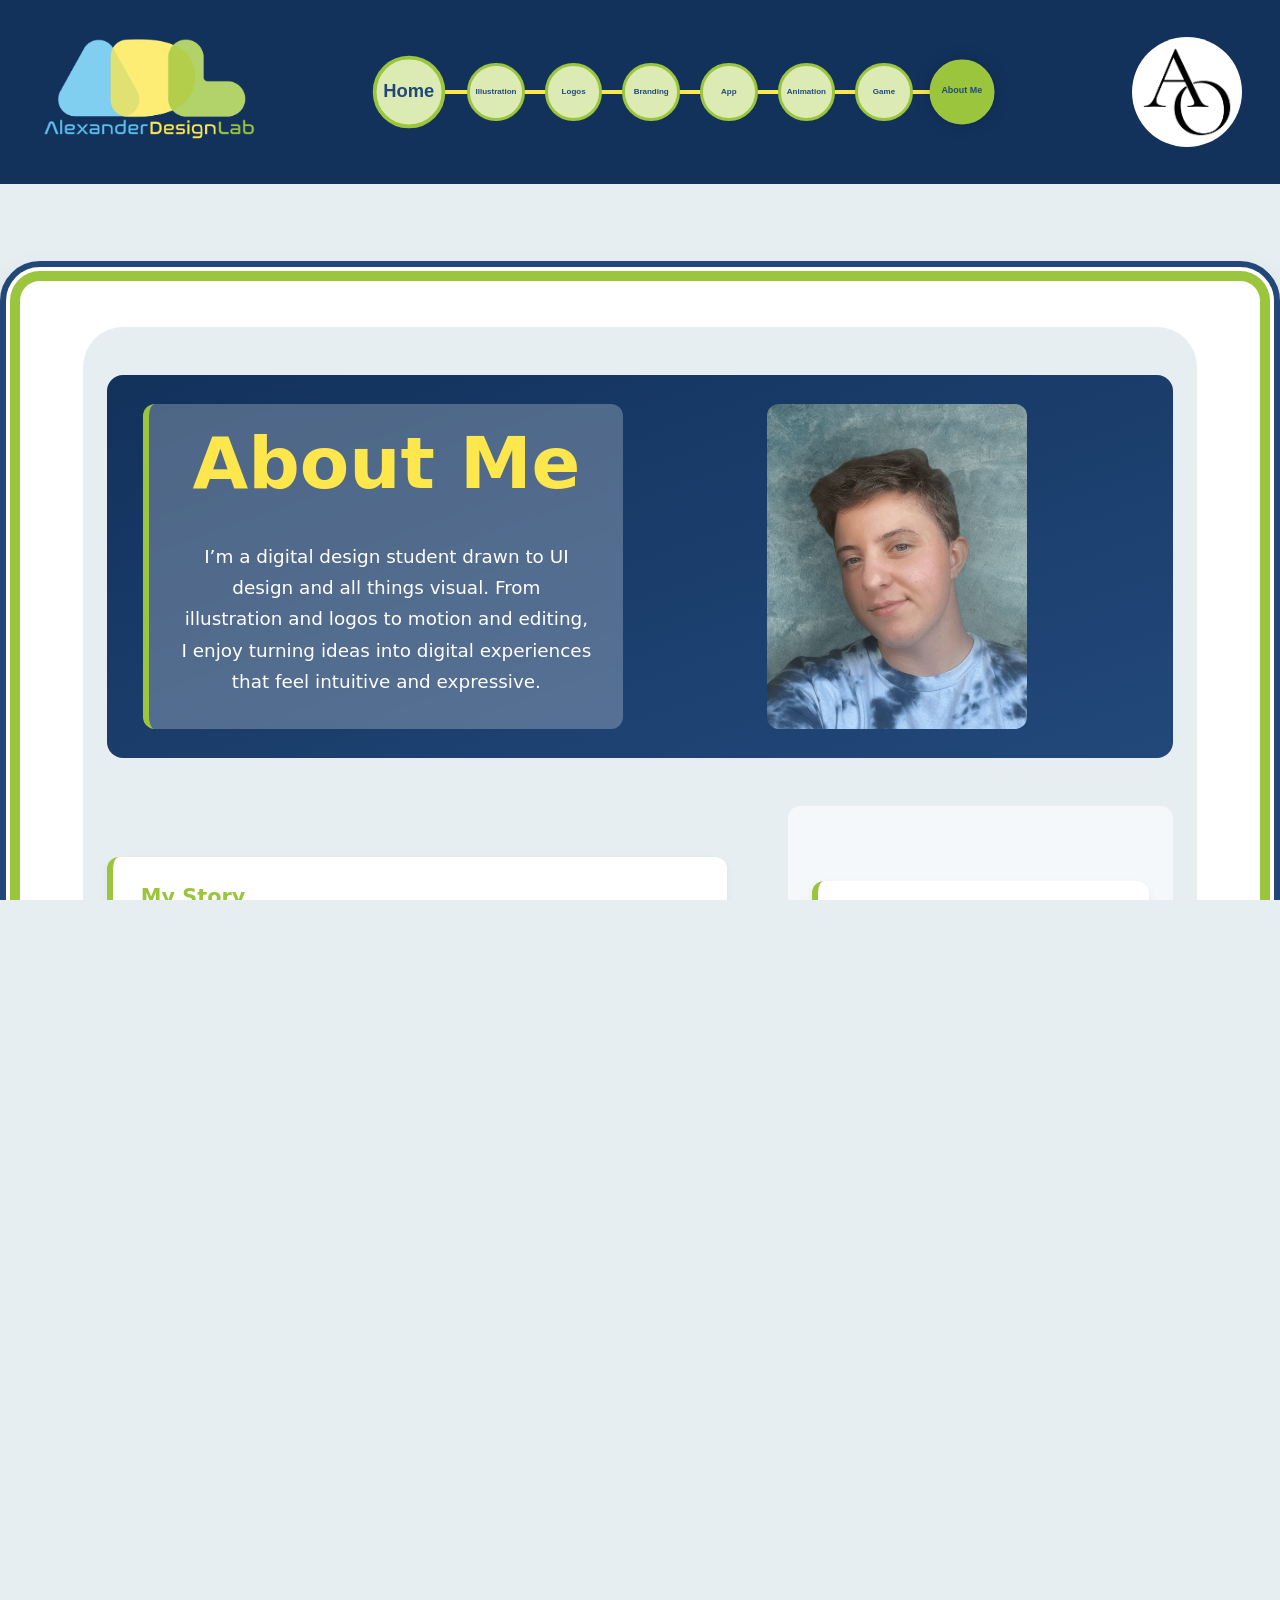
<file: about-me.html>
<!DOCTYPE html>
<html lang="en">
<head>
  <meta charset="UTF-8">
  <meta name="viewport" content="width=device-width, initial-scale=1">
  <title>About Me — Alexander Olson</title> 
  <link rel="stylesheet" href="css/base.css">
  <link rel="stylesheet" href="css/components.css">
  <link rel="stylesheet" href="css/pages.css">
<link rel="icon" type="image/png" sizes="32x32" href="favicon-32x32.png">
<link rel="icon" type="image/png" sizes="192x192" href="favicon-192x192.png">
<link rel="shortcut icon" href="favicon.ico">

</head>

<body class="page-about-me">

<header>

  <div class="header-top-row">

    <div class="header-left">
      <div class="site-branding">
        <img src="images/businesses/alexander-design-lab/alexander-design-lab-logo.png" 
             alt="Alexander Design Lab Logo" loading="lazy">
      </div>
    </div>

    <div class="header-right">
      <div class="header-ao-logo">
        <img src="images/businesses/alexander-olson-logo/ao-logo-white.png" 
             alt="AO Logo" loading="lazy">
      </div>
    </div>

  </div>

  <div class="header-center">
    <nav class="circle-nav">
      <div class="nav-scale-wrapper">
        <div class="nav-circles">
          <a class="nav-circle nav-spacer" aria-hidden="true"></a>
          <a href="index.html" class="nav-circle home">Home</a>
          <a href="illustrations.html" class="nav-circle illustration">Illustration</a>
          <a href="logo-designs.html" class="nav-circle logos">Logos</a>
          <a href="brand-identity.html" class="nav-circle branding">Branding</a>
          <a href="app-prototype.html" class="nav-circle app">App</a>
          <a href="animation.html" class="nav-circle animation">Animation</a>
          <a href="interactive.html" class="nav-circle interactive">Game</a>
          <a href="about-me.html" class="nav-circle about-me">About Me</a>
        </div>
      </div>
    </nav>
  </div>

</header>

<section id="portfolio" class="section-with-border-1">
<main>
<section class="about-wrapper">

  <!-- HERO / INTRO SECTION -->
  <div class="about-hero">
    <div class="about-hero-text about-hero-h1">
      <h1>About Me</h1>
      <p class="about-intro">
        I’m a digital design student drawn to UI design and all things visual. From illustration and logos to motion and editing, I enjoy turning ideas into digital experiences that feel intuitive and expressive.
      </p>
    </div>

    <div class="about-hero-photo">
      <img src="images/businesses/alexander-design-lab/portrate.png" 
           alt="Alexander Olson Portrait" loading="lazy">
    </div>
  </div>

  <!-- TWO-COLUMN MAIN SECTION -->
  <div class="about-columns">

    <!-- LEFT COLUMN -->
    <div class="about-left">

      <section class="about-block">
        <h2>My Story</h2>

        <p>
          I have always been drawn to the way visuals could make something feel clearer and more enjoyable, even before I began my study of digital design. As a child in school I loved harnessing my creativity to take something messy and turn it into something that made sense.
        </p>

        <p>
          Digital design allows me to take that instinct a step further. Now I get to explore how color, spacing, motion, and structure can shape an experience. I love the process of making something that not only looks good, but actually works better because of the way it’s designed. As a designer, I utilize my skills to illustrate brand identity, communicate information concisely, and leave a positive impression on my audience.
        </p>

        <p>
          Currently, I am studying Digital Design at Mountainland Technical College, improving and expanding my skillset every day. I use my proficiency in the Adobe Suite to create dynamic visuals for a diverse range of objectives.
        </p>
      </section>

      <section class="about-block">
        <h2>Profile</h2>
        <p>
          Brand & Motion Designer creating strong brand identities and engaging motion content. Experienced in logo design,
          animation, video production, and maintaining clear, consistent visuals across digital and print using Adobe Creative Cloud.
        </p>
      </section>

      <section class="about-block">
        <h2>Education</h2>
        <p><strong>Mountain Technical College - Digital Design Program</strong></p>
        <p>Lehi, UT</p>
        <p>Coursework in branding, illustration, motion graphics, UI design and portfolio development.</p>
        <p>In progress; Expected completion: 2026</p>
      </section>

    </div>

    <!-- RIGHT COLUMN -->
    <div class="about-right">

      <section class="about-card">
        <h3>Design Skills & Tools</h3>
        <ul>
          <li>Logo Design & Brand Development - identity systems, visual consistency, color and typography application</li>
          <li>Motion Graphics & Animation - frame-by-frame animation, logo animation, After Effects workflows</li>
          <li>Video Production & Editing - promotional video creation, shot composition, pacing, transitions, sound design</li>
          <li>Layout & Visual Hierarchy - multi-page layout design, typographic structure, spacing, composition</li>
          <li>UI Layout & App Prototyping - user-focused interface layouts, wireframes, interactive prototypes</li>
          <li>Adobe Creative Cloud - Illustrator, Photoshop, InDesign, After Effects</li>
          <li>Development Tools - Visual Studio Code, HTML/CSS fundamentals, asset optimization for web</li>
        </ul>
      </section>

      <section class="about-card">
        <h3>Contact</h3>
        <p><strong>Phone</strong><br>+1 (385) 269 1896</p>
        <p><strong>Email</strong><br>alexander.design.lab1@gmail.com</p>
        <p><strong>Website</strong><br>www.alexanderdesignlab.com</p>
        <p><strong>YouTube</strong><br>youtube.com/@alexanderdesignlab</p>
      </section>

    </div>

  </div>

</section>

</main>
</section>

<footer>
  <p class="p-style-3">&copy; 2026 Alexander Design Lab. All rights reserved.</p>
</footer>

<!-- IMAGE / MEDIA SCRIPT -->
<script src="js/global-media.js"></script>
</body>
</html>
</file>
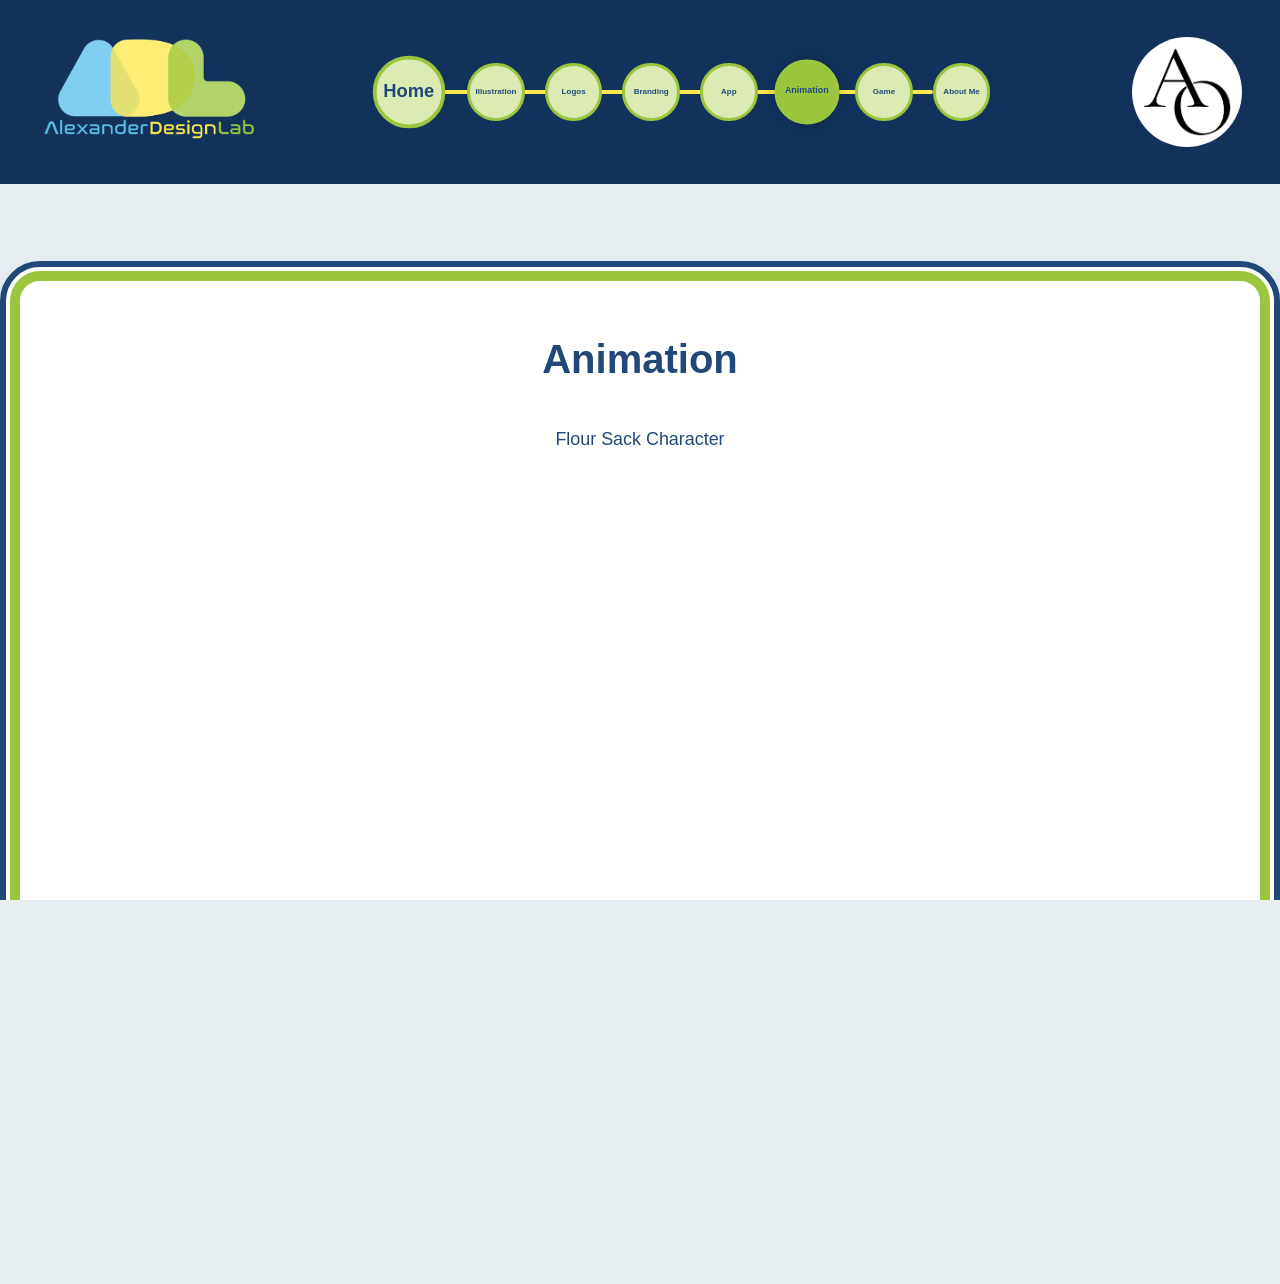
<file: animation.html>
<!DOCTYPE html>
<html lang="en">
<head>
  <meta charset="UTF-8">
  <title>Animation — Alexander Design Lab</title> 

  <link rel="stylesheet" href="css/base.css">
  <link rel="stylesheet" href="css/components.css">
  <link rel="stylesheet" href="css/pages.css">
<link rel="icon" type="image/png" sizes="32x32" href="favicon-32x32.png">
<link rel="icon" type="image/png" sizes="192x192" href="favicon-192x192.png">
<link rel="shortcut icon" href="favicon.ico">

</head>

<body class="page-animation">

<header>

  <div class="header-top-row">

    <div class="header-left">
      <div class="site-branding">
        <img src="images/businesses/alexander-design-lab/alexander-design-lab-logo.png" 
             alt="Alexander Design Lab Logo" loading="lazy">
      </div>
    </div>

    <div class="header-right">
      <div class="header-ao-logo">
        <img src="images/businesses/alexander-olson-logo/ao-logo-white.png" 
             alt="AO Logo" loading="lazy">
      </div>
    </div>

  </div>

  <div class="header-center">
    <nav class="circle-nav">
      <div class="nav-scale-wrapper">
        <div class="nav-circles">
          <a class="nav-circle nav-spacer" aria-hidden="true"></a>
          <a href="index.html" class="nav-circle home">Home</a>
          <a href="illustrations.html" class="nav-circle illustration">Illustration</a>
          <a href="logo-designs.html" class="nav-circle logos">Logos</a>
          <a href="brand-identity.html" class="nav-circle branding">Branding</a>
          <a href="app-prototype.html" class="nav-circle app">App</a>
          <a href="animation.html" class="nav-circle animation">Animation</a>
          <a href="interactive.html" class="nav-circle interactive">Game</a>
          <a href="about-me.html" class="nav-circle about-me">About Me</a>
        </div>
      </div>
    </nav>
  </div>

</header>

<section id="portfolio" class="section-with-border-1">
<main>

  <h3>Animation</h3>

  <!-- NEW GROUPED-SLIDE CROSSFADE CAROUSEL -->
  <div class="animation-carousel">

    <div class="carousel-stage">

      <!-- Slide 1 -->
      <div class="carousel-slide active">
        <div class="carousel-caption">Flour Sack Character</div>
          <video 
            class="carousel-video flour-sack raise-small"
            autoplay
            muted
            playsinline
            loop
            preload="auto"
          >
            <source src="images/animation/flour-sack-animation.mp4" type="video/mp4">
          </video>
      </div>

      <!-- Slide 2 -->
      <div class="carousel-slide">
        <div class="carousel-caption">Bouncing Ball</div>
          <video 
            class="carousel-video"
            autoplay
            muted
            playsinline
            loop
            preload="auto"
          >
            <source src="images/animation/ball-animation.mp4" type="video/mp4">
          </video>
      </div>

      <!-- Slide 3 -->
      <div class="carousel-slide">
        <div class="carousel-caption">Line Coming to Life</div>
          <video 
            class="carousel-video raise-med"
            autoplay
            muted
            playsinline
            loop
            preload="auto"
          >
            <source src="images/animation/line-animation.mp4" type="video/mp4">
          </video>
      </div>

    </div>

    <div class="carousel-controls">
      <button class="carousel-btn left" id="prevBtn">&#10094;</button>
      <button class="carousel-btn right" id="nextBtn">&#10095;</button>
    </div>

  </div>

</main>
</section>

<footer>
  <p class="p-style-3">&copy; 2026 Alexander Design Lab. All rights reserved.</p>
</footer>

<!-- SCRIPTS -->
<script src="js/global-media.js"></script>
<script src="js/animation-carousel.js"></script>
</body>
</html>
</file>
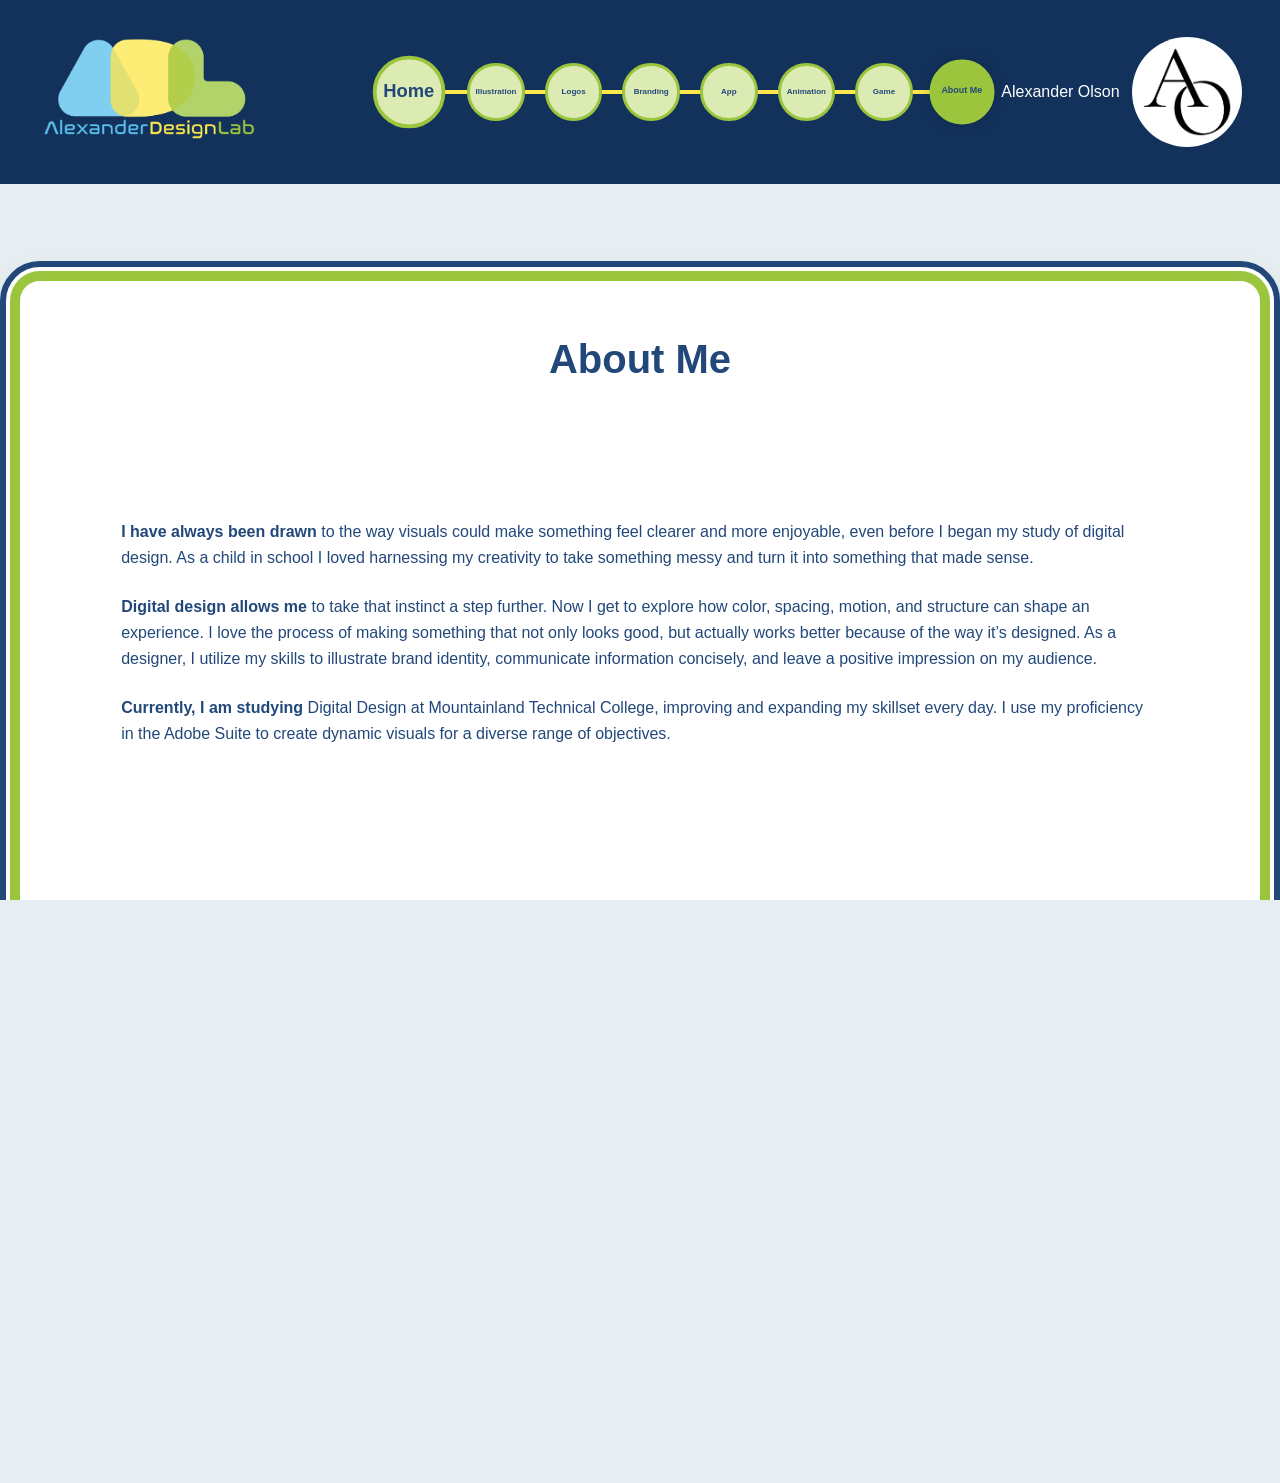
<file: extras.html>
<!DOCTYPE html>
<html lang="en">
<head>
  <meta charset="UTF-8">
  <title>About Me — Alexander Olson</title>
  <link rel="stylesheet" href="css/base.css">
  <link rel="stylesheet" href="css/components.css"> 
  <link rel="stylesheet" href="css/pages.css">
<link rel="icon" type="image/png" sizes="32x32" href="favicon-32x32.png">
<link rel="icon" type="image/png" sizes="192x192" href="favicon-192x192.png">
<link rel="shortcut icon" href="favicon.ico">

</head>

<body class="page-about-me">

<header>

  <!-- LEFT: Main Logo -->
  <div class="header-left">
    <div class="site-branding">
      <img src="images/businesses/alexander-design-lab/alexander-design-lab-logo.png" 
           alt="Alexander Design Lab Logo" loading="lazy">
    </div>
  </div>

<!-- CENTER: Navigation -->
<div class="header-center">
  <nav class="circle-nav">
    <div class="nav-scale-wrapper">
        <div class="nav-circles">
          <a class="nav-circle nav-spacer" aria-hidden="true"></a>
          <a href="index.html" class="nav-circle home">Home</a>
          <a href="illustrations.html" class="nav-circle illustration">Illustration</a>
          <a href="logo-designs.html" class="nav-circle logos">Logos</a>
          <a href="brand-identity.html" class="nav-circle branding">Branding</a>
          <a href="app-prototype.html" class="nav-circle app">App</a>
          <a href="animation.html" class="nav-circle animation">Animation</a>
          <a href="interactive.html" class="nav-circle interactive">Game</a>
          <a href="about-me.html" class="nav-circle about-me">About Me</a>
        </div>
    </div>
  </nav>
</div>


  <!-- RIGHT: Name + AO Logo -->
  <div class="header-right">
    <span class="header-name">Alexander Olson</span>
    <div class="header-ao-logo">
      <img src="images/businesses/alexander-olson-logo/ao-logo-white.png" 
           alt="AO Logo" loading="lazy">
    </div>
  </div>

</header>

<section id="portfolio" class="section-with-border-1">
<main>

<h3>About Me</h3>

<section class="section-with-border-3 about-text">

  <p>
    <strong>I have always been drawn</strong> to the way visuals could make something feel clearer and more enjoyable, even before I began my study of digital design. As a child in school I loved harnessing my creativity to take something messy and turn it into something that made sense.
  </p>

  <div class="spacer"></div>

  <p>
    <strong>Digital design allows me</strong> to take that instinct a step further. Now I get to explore how color, spacing, motion, and structure can shape an experience. I love the process of making something that not only looks good, but actually works better because of the way it’s designed. As a designer, I utilize my skills to illustrate brand identity, communicate information concisely, and leave a positive impression on my audience.
  </p>

  <div class="spacer"></div>

  <p>
    <strong>Currently, I am studying</strong> Digital Design at Mountainland Technical College, improving and expanding my skillset every day. I use my proficiency in the Adobe Suite to create dynamic visuals for a diverse range of objectives.
  </p>

</section>

  <section class="section-with-border-2">
    <h2>Follow Me</h2>
    <p class="p-style-2">YouTube: <a href="https://www.youtube.com/@alexanderdesignlab">Alexander Design Lab</a></p>
    <p class="p-style-2">Instagram: <a href="https://www.instagram.com/alexanderdesignlab/">@alexanderdesignlab</a></p>
    <p class="p-style-2">TikTok: <a href="https://www.tiktok.com/@alexanderdesignlab">@alexanderdesignlab</a></p>

    <h2>Reach Me</h2>
    <p class="p-style-2">Email: <a href="mailto:alexander.design.lab1@gmail.com">alexander.design.lab1@gmail.com</a></p>
  </section>

</main>
</section>

<footer>
  <p class="p-style-3">&copy; 2026 Alexander Design Lab. All rights reserved.</p>
</footer>

<!-- IMAGE PROTECTION SCRIPTS -->
<script>
  document.addEventListener("contextmenu", function(e) {
    if (e.target.closest(".image-wrapper")) {
      e.preventDefault();
    }
  });

  document.addEventListener("touchstart", function(e) {
    if (e.target.closest(".image-wrapper")) {
      e.preventDefault();
    }
  }, { passive: false });
</script>

</body>
</html>
</file>
<file: css/base.css>
/* ============================================================
   RESET
============================================================ */
*,
*::before,
*::after {
  margin: 0;
  padding: 0;
  box-sizing: border-box;
}

/* Prevent horizontal overflow */
html, body {
  width: 100%;
  overflow-x: hidden;
}

/* ============================================================
   VARIABLES (moved here from all files)
============================================================ */
:root {
  --dark-blue: #22487A;
  --accent-yellow: #FDE74C;
  --accent-lime: #9BC53D;

  --page-bg: #e6eef2;
  --text-main: #22487A;
  --header-bg: #12325c;
}

/* ============================================================
   BASE LAYOUT
============================================================ */
html {
  overflow-y: scroll;
}

html, body {
  height: 100%;
}

body {
  font-family: Arial, sans-serif;
  background: var(--page-bg);
  color: var(--text-main);
  line-height: 1.6;

  min-height: 100vh;
  display: flex;
  flex-direction: column;
}

/* Main content area */
main,
footer {
  max-width: 1536px;
  margin: 0 auto;
  padding-inline: clamp(16px, 3vw, 40px);
}

main {
  flex: 1 0 auto;
}

footer {
  flex-shrink: 0;
  max-width: none !important;
  width: 100% !important;
  margin: 0 !important;
  padding-inline: 0 !important;
}


/* Prevent header from collapsing */
body > header {
  flex-shrink: 0;
}

/* Stretch the section that wraps <main> */
body > section {
  flex: 1;
  display: flex;
  flex-direction: column;
}

/* Let main grow inside the section */
body > section > main {
  flex: 1;
}

/* ============================================================
   TYPOGRAPHY
============================================================ */
h1 {
  font-size: clamp(40px, 6vw, 72px);
  font-weight: bold;
  color: var(--dark-blue);
  margin: -30px 0 20px 0;
  text-align: center;
}

h2 {
  font-size: clamp(22px, 3vw, 32px);
  position: relative;
  padding-bottom: 8px;
}

h2::after {
  content: "";
  position: absolute;
  left: 0;
  bottom: 0;
  width: 60px;
  height: 4px;
  background: var(--dark-blue);
  border-radius: 2px;
}

h3 {
  font-size: clamp(28px, 4vw, 40px);
  font-weight: bold;
  color: var(--dark-blue);
  text-align: center;
}

/* Simple centered paragraph style */
.p-style-1 {
  text-align: center;
  width: 100%;
  margin: 0 auto;
}

/* ============================================================
   GLOBAL SECTIONS
============================================================ */
section {
  border-radius: 40px;
  padding: clamp(30px, 4vw, 60px);
  background-color: #fff;
  margin-block: clamp(20px, 4vw, 60px);
}

/* Bordered section (used across pages) */
.section-with-border-1 {
  background: #ffffff;
  border-radius: 40px;
  padding: clamp(40px, 5vw, 60px);
  margin-block: clamp(40px, 6vw, 80px);
  box-shadow: 0 12px 28px rgba(0, 0, 0, 0.08);
  border: 6px solid var(--dark-blue);
  outline: 10px solid var(--accent-lime);
  outline-offset: -20px;
  max-width: 1536px;
  margin: clamp(20px, 4vw, 60px) auto;
  padding-inline: clamp(16px, 3vw, 40px);
}

.section-with-border-1,
.section-with-border-2,
.section-with-border-3 {
  width: 100%;
  max-width: 1536px;
  margin: clamp(40px, 6vw, 80px) auto; /* auto centers it */
  padding-inline: clamp(16px, 3vw, 40px); /* matches main */
}


/* ============================================================
   GLOBAL MEDIA GRIDS
============================================================ */
.media-grid--2col,
.media-grid--3col,
.media-grid--4col {
  display: grid;
  justify-items: center;
  align-items: center;
  margin: 20px auto;
  padding: 10px;
  gap: 20px;
}

.media-grid--2col {
  grid-template-columns: repeat(2, 1fr);
}

.media-grid--3col {
  grid-template-columns: repeat(3, 1fr);
}

.media-grid--4col {
  grid-template-columns: repeat(4, 1fr);
}

.media-grid--2col img,
.media-grid--3col img,
.media-grid--4col img {
  width: 100%;
  height: auto;
  border-radius: 8px;
}

/* ============================================================
   RESPONSIVE — GLOBAL
============================================================ */
@media (max-width: 700px) {
  .media-grid--3col,
  .media-grid--4col {
    grid-template-columns: repeat(2, 1fr);
  }
}

@media (max-width: 500px) {
  .media-grid--2col,
  .media-grid--3col,
  .media-grid--4col {
    grid-template-columns: 1fr;
  }
}

/* Global max-width wrapper for consistent alignment */
.page-home main,
.page-home footer {
  max-width: 1536px;
  margin: 0 auto;
  width: 100%;
  padding-inline: clamp(16px, 3vw, 40px);
}

/* Prevent bordered sections from touching the screen edges on small viewports */
@media (max-width: 700px) {
  .section-with-border-1,
  .section-with-border-2,
  .section-with-border-3 {
    margin-left: clamp(16px, 4vw, 32px);
    margin-right: clamp(16px, 4vw, 32px);
  }
}
</file>
<file: css/components.css>
/* ============================================================
   HEADER — GLOBAL + SUBPAGE
============================================================ */
header {
  width: 100%;
  padding-inline: 0;
}

/* Subpage header: 3‑zone layout */
body:not(.page-home) header {
  background-color: var(--header-bg);
  display: flex;
  flex-direction: row;
  align-items: center;
  justify-content: space-between;
  padding: 6px clamp(16px, 3vw, 40px);
}

.header-left {
  flex: 0.7;
  display: flex;
  align-items: center;
  min-width: 140px;
}

.header-center {
  flex: 2;
  display: flex;
  justify-content: center;
  align-items: center;
}

.header-right {
  flex: 0.7;
  display: flex;
  justify-content: flex-end;
  align-items: center;
  gap: 12px;
}

/* Logo sizes */
body:not(.page-home) .site-branding img {
  height: clamp(70px, 10vw, 110px);
  width: auto;
}

.header-ao-logo {
  width: clamp(70px, 10vw, 110px);
  height: clamp(70px, 10vw, 110px);
  border-radius: 50%;
  overflow: hidden;
  aspect-ratio: 1 / 1;
  flex-shrink: 0;
}

.header-ao-logo img {
  width: 100%;
  height: 100%;
  object-fit: contain;
}

.header-right .header-name {
  color: #ffffff !important;
  white-space: nowrap;
}

.intro-break {
  line-height: 1.8;
}

.spacer {
  height: 24px;
}

/* ============================================================
   NAVIGATION — CIRCLE NAV
============================================================ */
.circle-nav {
  width: 100%;
  display: flex;
  justify-content: center;
  margin: clamp(30px, 4vw, 60px) 0;
  overflow: visible;
}

/* Scale nav as one unit */
.nav-scale-wrapper {
  display: inline-block;
  transform-origin: top center;
}

@media (max-width: 900px) {
  .nav-scale-wrapper {
    transform: scale(calc(100vw / 600));
  }
}

/* Yellow line behind circles */
.nav-circles {
  display: flex;
  flex-direction: row;
  align-items: center;
  justify-content: center;
  gap: 20px;
  position: relative;
  white-space: nowrap;
}

/* Yellow line behind circles — anchored only to real circles */
.nav-circles {
  position: relative;
}

.nav-circles::before {
  content: "";
  position: absolute;
  top: 50%;
  height: 4px;
  background: var(--accent-yellow);
  border-radius: 2px;
  transform: translateY(-50%);
  z-index: 1;

  /* Start at center of first REAL circle (Home) */
  left: calc(clamp(52px, 4.5vw, 72px) / 2);

  /* End at center of last REAL circle */
  right: calc(clamp(52px, 4.5vw, 72px) / 2);
}

@media (min-width: 901px) {
  .nav-circles::before {
    left: clamp(52px, 4.5vw, 72px);
    right: clamp(52px, 4.5vw, 72px);
  }
}

/* Subpage circles */
.nav-circle {
  position: relative;
  z-index: 2;
  display: flex;
  justify-content: center;
  align-items: center;
  text-decoration: none;
  font-weight: bold;
  color: var(--dark-blue);

  width: clamp(52px, 4.5vw, 72px);
  height: clamp(52px, 4.5vw, 72px);

  border-radius: 50%;
  border: 3px solid var(--accent-lime);
  background-color: #DCEBB4;

  transition: transform 0.25s ease, background-color 0.25s ease;
}

/* Desktop nav text */
.circle-nav .nav-circle {
  font-size: clamp(8px, 0.55vw, 9px);
}

/* Home circle text */
.circle-nav .nav-circle.home {
  font-size: clamp(12px, 1.15vw, 26px);
}

/* Make ALL non-home nav text smaller on the HOME PAGE */
.page-home .nav-circle:not(.home) {
  font-size: clamp(20px, 1.15vw, 50px) !important;
}

/* Hover */
.nav-circle:hover {
  transform: scale(1.12);
  background-color: var(--accent-lime);
}

/* Home circle larger */
.nav-circle.home {
  transform: scale(1.25);
  font-weight: 700;
  margin-right: 10px;
}

/* Active page */
.page-illustration .nav-circle.illustration,
.page-logos        .nav-circle.logos,
.page-branding     .nav-circle.branding,
.page-home         .nav-circle.home,
.page-app          .nav-circle.app,
.page-animation    .nav-circle.animation,
.page-about-me     .nav-circle.about-me {
  pointer-events: none;
  transform: scale(1.12);
  background-color: var(--accent-lime);
  border-width: 4px;
  box-shadow: 0 0 14px rgba(0, 0, 0, 0.18);
}

body:not(.page-home) .nav-circle.home:hover {
  transform: scale(1.35);
}

/* Mobile circle sizes */
@media (max-width: 900px) {
  .nav-circle {
    width: 72px !important;
    height: 72px !important;
    font-size: 11px !important;
  }

  .nav-circle.home {
    width: 150px !important;
    height: 150px !important;
    font-size: 22px !important;
  }
}

.nav-circle.home {
  position: relative;
  z-index: 3;
}

.nav-circles::before {
  z-index: 1;
}

.nav-circle.nav-spacer {
  visibility: visible;
  pointer-events: none;
  width: clamp(70px, 5vw, 95px);
  height: clamp(70px, 5vw, 95px);
  transform: scale(2);

  background-color: var(--header-bg);
  border-color: transparent;
  z-index: 3;
}



/* ============================================================
   MEDIA ITEM + CAPTION
============================================================ */
.media-item {
  display: flex;
  flex-direction: column;
  gap: 10px;
  width: 100%;
  max-width: 900px;
  margin: 0 auto 40px;
}

.media-caption {
  font-size: clamp(14px, 1.2vw, 18px);
  color: var(--dark-blue);
  text-align: center;
  font-weight: 300;
}

.home-what-i-do .media-caption {
  font-size: clamp(18px, 1.8vw, 24px);
  font-weight: 500;
}

/* Larger category labels */
.branding-section-title {
  font-size: clamp(20px, 2.4vw, 28px);
  font-weight: 700;
  text-align: center;
  color: var(--dark-blue);
  margin-bottom: 10px;
}

/* Prevent clipping */
.media-item,
.media-grid--2col > .media-item,
.media-grid--3col > .media-item {
  overflow: visible;
}

/* ============================================================
   IMAGE WRAPPER + WATERMARK
============================================================ */
.image-wrapper {
  position: relative;
  width: 100%;
  overflow: visible;
  display: block;
}

.image-wrapper img {
  will-change: transform;
  transform: translateZ(0);
}

.protected-image {
  width: 100%;
  height: auto;
  display: block;
  pointer-events: none;
}

.overlay {
  position: absolute;
  inset: 0;
  background: transparent;
  pointer-events: auto;
}

.watermark {
  position: absolute;
  inset: 0;
  background-image: url("images/watermark/your-watermark.png");
  background-repeat: repeat;
  background-size: 60%;
  opacity: 0;
  pointer-events: none;
  mix-blend-mode: multiply;
  transform: rotate(38deg);
  background-position: 67% 67%;
  transition: opacity 0.3s ease;
}

@media print {
  .watermark {
    opacity: 0.72;
  }
}

.image-wrapper:hover .watermark {
  opacity: 0.05;
}

.image-wrapper.hover-zoom img {
  transition: transform 0.3s ease;
  will-change: transform;
  transform: translateZ(0);
}

.image-wrapper.hover-zoom:hover img {
  transform: scale(1.07);
}

.home-what-i-do .image-wrapper {
  height: 300px;
  display: flex;
  align-items: center;
  justify-content: center;
}

.home-what-i-do .image-wrapper img {
  height: 100%;
  width: auto;
  object-fit: contain;
}

/* ============================================================
   CAROUSEL — ANIMATION PAGE
============================================================ */
.animation-carousel {
  width: 100%;
  max-width: 1200px;
  margin: 0 auto;
  display: flex;
  flex-direction: column;
  align-items: center;
  gap: 16px;
}

.carousel-stage {
  position: relative;
  width: 100%;
  max-width: 1200px;
  min-height: 600px;
  display: flex;
  align-items: center;
  justify-content: center;
  overflow: visible;
}

.carousel-slide {
  position: absolute;
  inset: 0;
  display: flex;
  flex-direction: column;
  align-items: center;
  justify-content: flex-start;
  gap: 10px;
  padding: 10px 0;

  opacity: 0;
  pointer-events: none;
  transition: opacity 0.4s ease;
}

.carousel-slide.active {
  opacity: 1;
  pointer-events: auto;
}

.carousel-caption {
  font-size: clamp(16px, 1.4vw, 20px);
  color: var(--dark-blue);
  text-align: center;
  font-weight: 500;
  position: relative;
  z-index: 5;
}

.carousel-video {
  width: 400px;
  max-width: 1000px;
  max-height: 600px;
  object-fit: contain;
  border-radius: 10px;
  position: relative;
  z-index: 1;
}

.carousel-video.flour-sack {
  max-width: 900px !important;
  height: auto !important;
  width: auto !important;
}

.carousel-video.lower {
  transform: translate(-50%, 20px);
}

.carousel-video.raise-small {
  transform: translate(0, -20px);
}

.carousel-video.raise-med {
  transform: translate(0, -50px);
}

.carousel-controls {
  display: flex;
  gap: 20px;
  justify-content: center;
  align-items: center;
  position: relative;
  z-index: 10;
}

.carousel-btn {
  background: var(--dark-blue);
  color: #ffffff;
  border: none;
  padding: 8px 16px;
  font-size: 24px;
  border-radius: 6px;
  cursor: pointer;
  transition: background 0.2s ease, transform 0.15s ease;
}

.carousel-btn:hover {
  background: #1a3a63;
  transform: translateY(-1px);
}

/* ============================================================
   FOOTER
============================================================ */
footer {
  width: 100%;
  margin: 0;
  padding: 20px 0;
  background-color: var(--header-bg);
  color: #fff;
  text-align: center;
}

/* ============================================================
   MOBILE HEADER + NAV (900px)
============================================================ */
@media (max-width: 900px) {

  .header-left,
  .header-right {
    width: 100%;
    justify-content: space-between;
  }

  .header-center {
    order: 3;
    margin-top: 8px;
  }

  .circle-nav {
    margin: 20px 0 0;
    justify-content: center;
    padding-inline: clamp(16px, 3vw, 40px);
  }

  .nav-circles {
    width: auto !important;
    max-width: none !important;
    gap: 16px !important;
    justify-content: center !important;
  }

  .nav-circles::before {
    width: 80%;
    left: 50%;
    transform: translate(-50%, -50%);
    height: 4px;
  }
}

/* ============================================================
   FIX MOBILE BREAKPOINT + AO LOGO DISTORTION (1100px)
============================================================ */
@media (max-width: 1100px) {

  .header-left,
  .header-right {
    width: auto !important;
    flex: 0 0 auto !important;
    justify-content: center !important;
  }

  .header-ao-logo {
    aspect-ratio: 1 / 1 !important;
    flex-shrink: 0 !important;
  }

  .header-center {
    order: 3;
    width: 100%;
    display: flex;
    justify-content: center;
    margin-top: 12px;
  }
}

/* ============================================================
   MOBILE HEADER — EXACT 2-ROW LAYOUT (900px)
============================================================ */
@media (max-width: 900px) {

  header {
    display: flex;
    flex-direction: column;
    align-items: center;
    gap: 12px;
    padding-top: 10px;
  }

  .header-top-row {
    width: 100%;
    display: flex;
    align-items: center;
    justify-content: space-between;
    padding-inline: clamp(16px, 4vw, 40px);
  }

  .header-name {
    flex: 1;
    text-align: center;
    white-space: nowrap;
  }

  .header-left,
  .header-right {
    flex: 0 0 auto;
    display: flex;
    align-items: center;
  }

  .header-center {
    width: 100%;
    display: flex;
    justify-content: center;
    margin-top: 4px;
  }
}

/* ============================================================
   FINAL DESKTOP HEADER RESTORE (OVERRIDES MOBILE)
============================================================ */
@media (min-width: 901px) {

  /* Force header back to one row */
  body:not(.page-home) header {
    display: flex !important;
    flex-direction: row !important;
    align-items: center !important;
    justify-content: space-between !important;
    padding-top: 6px !important;
    padding-bottom: 6px !important;
  }

  /* Disable the mobile 2-row wrapper */
  .header-top-row {
    display: flex !important;
    flex-direction: row !important;
    align-items: center !important;
    justify-content: space-between !important;
    width: 100% !important;
    padding-inline: 0 !important;
    margin: 0 !important;
  }

  /* Restore left zone */
  .header-left {
    flex: 0.7 !important;
    display: flex !important;
    align-items: center !important;
    justify-content: flex-start !important;
    min-width: 140px !important;
  }

  /* Restore center zone */
  .header-center {
    flex: 2 !important;
    display: flex !important;
    justify-content: center !important;
    align-items: center !important;
    order: 0 !important;
    margin-top: 0 !important;
    width: auto !important;
  }

  /* Restore right zone */
  .header-right {
    flex: 0.7 !important;
    display: flex !important;
    align-items: center !important;
    justify-content: flex-end !important;
    min-width: 140px !important;
  }
}

/* ============================================================
   FIX: Disable header-top-row on desktop
============================================================ */
@media (min-width: 901px) {
  .header-top-row {
    display: contents !important;
  }
}

/* Force correct header order on desktop: ADL — NAV — AO */
@media (min-width: 901px) {
  .header-left {
    order: 1 !important;  /* ADL logo */
  }

  .header-center {
    order: 2 !important;  /* NAV */
  }

  .header-right {
    order: 3 !important;  /* AO + name */
  }
}

/* ============================================================
   FIX: Put ADL logo on the very top layer
   ============================================================ */
.header-left .site-branding {
  position: relative;
  z-index: 9999; /* ADL logo above everything */
}

/* Home circle above yellow line but below ADL logo */
.nav-circle.home {
  position: relative;
  z-index: 3;
}

/* Spacer above yellow line but below ADL logo */
.nav-circle.nav-spacer {
  position: relative;
  z-index: 3;
}

/* Yellow line stays behind everything */
.nav-circles::before {
  z-index: 1;
}

/* ============================================================
Interactive Prototype
   ============================================================ */

.interactive-prototype-section {
  text-align: center;
  margin-top: 80px;
}

.phone-mockup-wrapper {
  display: flex;
  justify-content: center;
  margin-top: 40px;
}

.phone-frame {
  position: relative;
  width: 1000px; /* adjust to match your mockup */
}

.phone-frame-image {
  width: 100%;
  display: block;
  position: relative;
  pointer-events: none;
  z-index: 3;
}

.phone-screen-embed {
  position: absolute;
  top: 9.9%;      /* lowered to match the thicker top bezel */
  left: 37.6%;     /* pulled inward to match left bezel */
  width: 24.66%;   /* narrower to match screen width */
  height: 79.82%;  /* shorter to match screen height */
  overflow: hidden;
  border-radius: 24px;
  z-index: 2;
  background: rgba(255, 0, 0, 0.3);
}

.xd-iframe {
  width: 100%;
  height: 100%;
  border: none;
  border-radius: 24px; /* match or slightly exceed */
  position: relative;
  z-index: 1;
}
</file>
<file: css/pages.css>
/* ============================================================
   HOME PAGE — HEADER + HERO
============================================================ */
.page-home header {
  background-color: var(--header-bg);
  top: 0;
  z-index: 5;
  padding-block: 20px;
  text-align: center;
}

/* Shrink entire home-page nav slightly */
.page-home .nav-scale-wrapper {
  transform: scale(0.92);
}

.page-home .site-branding img {
  max-width: 100%;
  height: auto;
}

.page-home .home-hero {
  display: flex;
  flex-direction: column;
  align-items: center;
  justify-content: center;
  padding: clamp(40px, 8vw, 100px) 20px;
  text-align: center;
  background: linear-gradient(
    to bottom right,
    var(--header-bg),
    var(--dark-blue)
  );
  border-radius: 16px;
  max-width: 1100px;
  margin: 0 auto;
}

.page-home .home-intro {
  margin-bottom: clamp(30px, 4vw, 60px);
}

.page-home .home-title {
  font-size: clamp(32px, 5vw, 60px);
  color: var(--accent-yellow);
  margin-bottom: 10px;
  font-weight: 700;
}

.page-home .home-tagline {
  font-size: clamp(16px, 1.4vw, 22px);
  color: var(--page-bg);
  max-width: 600px;
  line-height: 1.6;
  opacity: 0.9;
}

.page-home h1 {
  margin-top: 40px;
}

.page-home main {
  padding-bottom: 42px;
}

.page-home footer {
  position: static;
  margin-top: auto;
}

.home-featured p,
.home-explore p {
  font-size: clamp(18px, 1.6vw, 24px);
  font-weight: 400;
}

.home-intro-text {
  margin-top: 24px;
  font-size: clamp(18px, 1.6vw, 22px);
}

/* ============================================================
   BRANDING PAGE
============================================================ */
.page-branding img,
.page-branding video {
  width: 100%;
  height: auto;
  object-fit: contain;
  display: block;
}

.page-branding .image-wrapper,
.page-branding .video-wrapper {
  width: 100%;
  max-width: 900px;
  margin: 0 auto 40px;
}

.page-branding .media-grid--2col,
.page-branding .media-grid--3col,
.page-branding .media-grid--4col {
  align-items: start;
}

.page-branding .media-grid--2col img,
.page-branding .media-grid--3col img,
.page-branding .media-grid--4col img,
.page-branding .media-grid--2col video,
.page-branding .media-grid--3col video,
.page-branding .media-grid--4col video {
  width: 100%;
  height: auto;
  object-fit: contain;
}

.branding-logo-video {
  max-width: 450px;
  margin: 0 auto 40px;
}

.branding-logo-video video,
.branding-logo-video img {
  width: 100%;
  height: auto;
  object-fit: contain;
}

.featured-flour-sack {
  display: block;
  margin: 0 auto;
  max-width: 360px;
  width: 100%;
  height: auto;
  border-radius: 12px;
}

/* ============================================================
   ABOUT PAGE
============================================================ */
.about-wrapper {
  background: var(--page-bg);
  color: var(--text-main);
  padding: 3rem 1.5rem 4rem;
  font-family: system-ui, sans-serif;
  max-width: 1200px;
  margin: auto;
}

/* Two-column layout */
.about-columns {
  display: grid;
  grid-template-columns: 2fr 1fr;
  gap: 3rem;
  margin-top: 3rem;
}

/* Left column blocks */
.about-block {
  background: white;
  padding: 1.5rem 1.75rem;
  border-radius: 12px;
  border-left: 6px solid var(--accent-lime);
  box-shadow: 0 4px 10px rgba(0,0,0,0.05);
  margin-bottom: 2rem;
}

.about-block h2 {
  color: var(--accent-lime);
  font-size: 1.3rem;
  margin-bottom: 0.75rem;
}

.about-block p {
  position: relative;
  text-indent: 20px;
  line-height: 1.7;
  margin-bottom: 1.25rem;
}

.about-block p::before {
  content: "";
  position: absolute;
  left: 0;
  top: 0.35em;
  width: 3px;
  height: 1em;
  background-color: var(--accent-lime);
  border-radius: 2px;
}

/* Right column cards */
.about-card {
  background: white;
  border-left: 6px solid var(--accent-lime);
  padding: 1.5rem;
  border-radius: 12px;
  box-shadow: 0 4px 10px rgba(0,0,0,0.06);
}

.about-card h3 {
  margin-bottom: 1rem;
  font-size: 1.1rem;
  color: var(--dark-blue);
  text-transform: uppercase;
  letter-spacing: 0.05em;
}

.about-card ul {
  padding-left: 1.2rem;
}

.about-card li {
  margin-bottom: 0.6rem;
  line-height: 1.5;
}

.about-left {
  max-width: 620px;
}

.about-right {
  background: rgba(255,255,255,0.6);
  padding: 1.5rem;
  border-radius: 12px;
  backdrop-filter: blur(4px);
}

/* Hero section */
.about-hero {
  display: grid;
  grid-template-columns: 1fr 1fr;
  gap: 1.5rem;
  padding: 1.8rem 2rem;
  border-radius: 16px;
  color: white;
  background: linear-gradient(
    to bottom right,
    var(--header-bg),
    var(--dark-blue)
  );
}

.about-hero-text {
  display: flex;
  flex-direction: column;
  justify-content: center;
  align-items: center;
  text-align: center;

  margin: 0 auto;
  max-width: 480px;

  background: rgba(255,255,255,0.25);
  padding: 1.5rem 2rem;
  border-radius: 12px;
  backdrop-filter: blur(4px);
  border-left: 6px solid var(--accent-lime);
}

.about-hero-text p {
  font-size: 1.15rem;
  line-height: 1.7;
}

.about-hero-photo {
  margin: 0 auto;
  max-width: 260px;
  aspect-ratio: 4 / 5;
  border-radius: 12px;
  overflow: hidden;
}

.about-hero-photo img {
  width: 100%;
  height: 100%;
  object-fit: cover;
}

.about-hero h1 {
  color: var(--accent-yellow);
}

/* ============================================================
   LOGO PAGE
============================================================ */
.page-logos .media-item img {
  max-width: 300px;
  margin: 0 auto;
}

/* ============================================================
   ILLUSTRATION PAGE
============================================================ */
.page-illustration h3 {
  text-align: center;
}

/* ============================================================
   ANIMATION PAGE — CAPTIONS
============================================================ */
.page-animation h3 {
  text-align: center;
  margin-bottom: 1.5rem;
}

/* ============================================================
   APP PAGE — COMING SOON
============================================================ */
.coming-soon-wrapper {
  display: flex;
  flex-direction: column;
  align-items: center;
  justify-content: center;
  padding: 80px 0;
  text-align: center;
}

.coming-soon-image {
  max-width: 260px;
  width: 100%;
  margin-bottom: 20px;
}

.coming-soon-text {
  font-size: clamp(20px, 2vw, 26px);
  font-weight: 400;
  color: var(--text-primary);
}

/* Restore larger home page nav circles */
.page-home .nav-circle {
  width: clamp(120px, 10vw, 180px) !important;
  height: clamp(120px, 10vw, 180px) !important;
  font-size: clamp(18px, 2vw, 28px) !important;
}

/* Home circle even larger */
.page-home .nav-circle.home {
  transform: scale(1.12) !important;
}

.page-home .nav-circles::before {
  height: 8px;
  border-radius: 4px;
}

/* Make home page images shrink with the page */
.page-home .home-what-i-do .image-wrapper {
  height: auto !important;
}

.page-home .home-what-i-do .image-wrapper img {
  width: 100% !important;
  height: auto !important;
  object-fit: contain !important;
}
</file>
